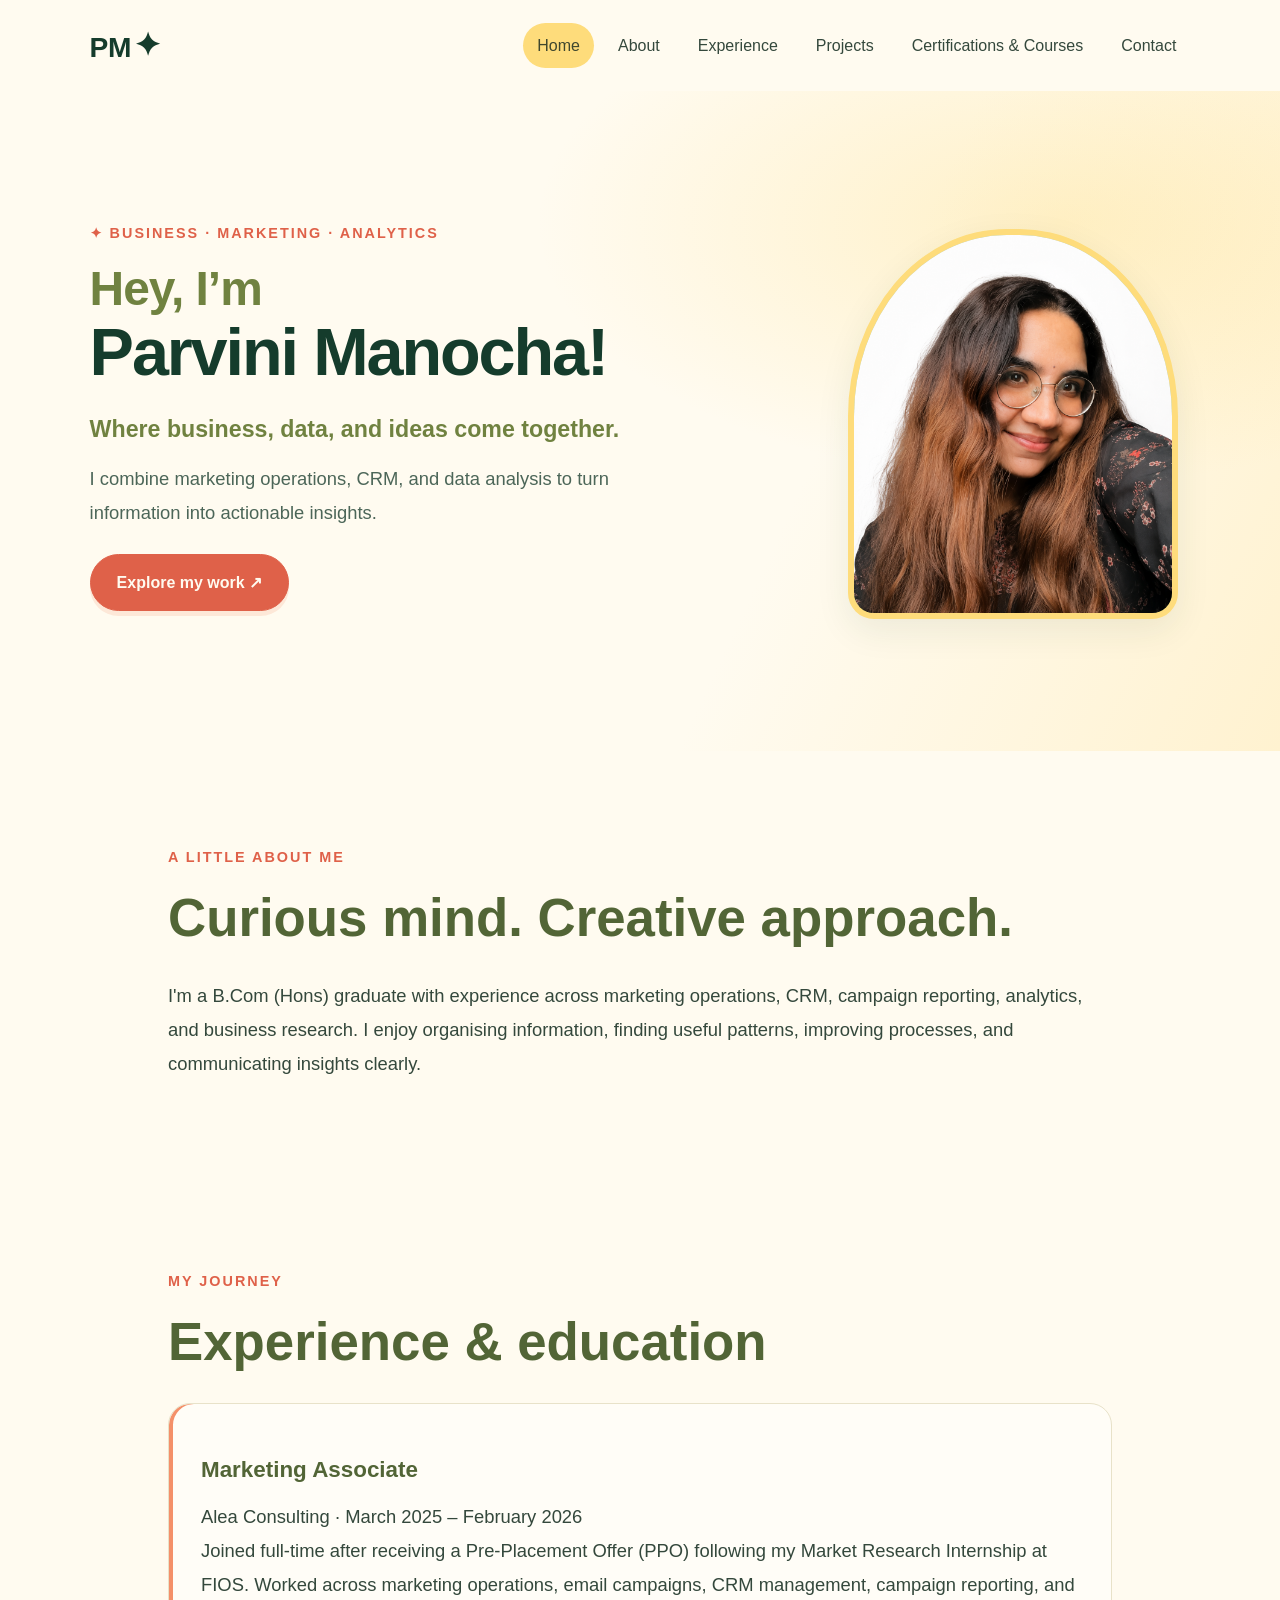
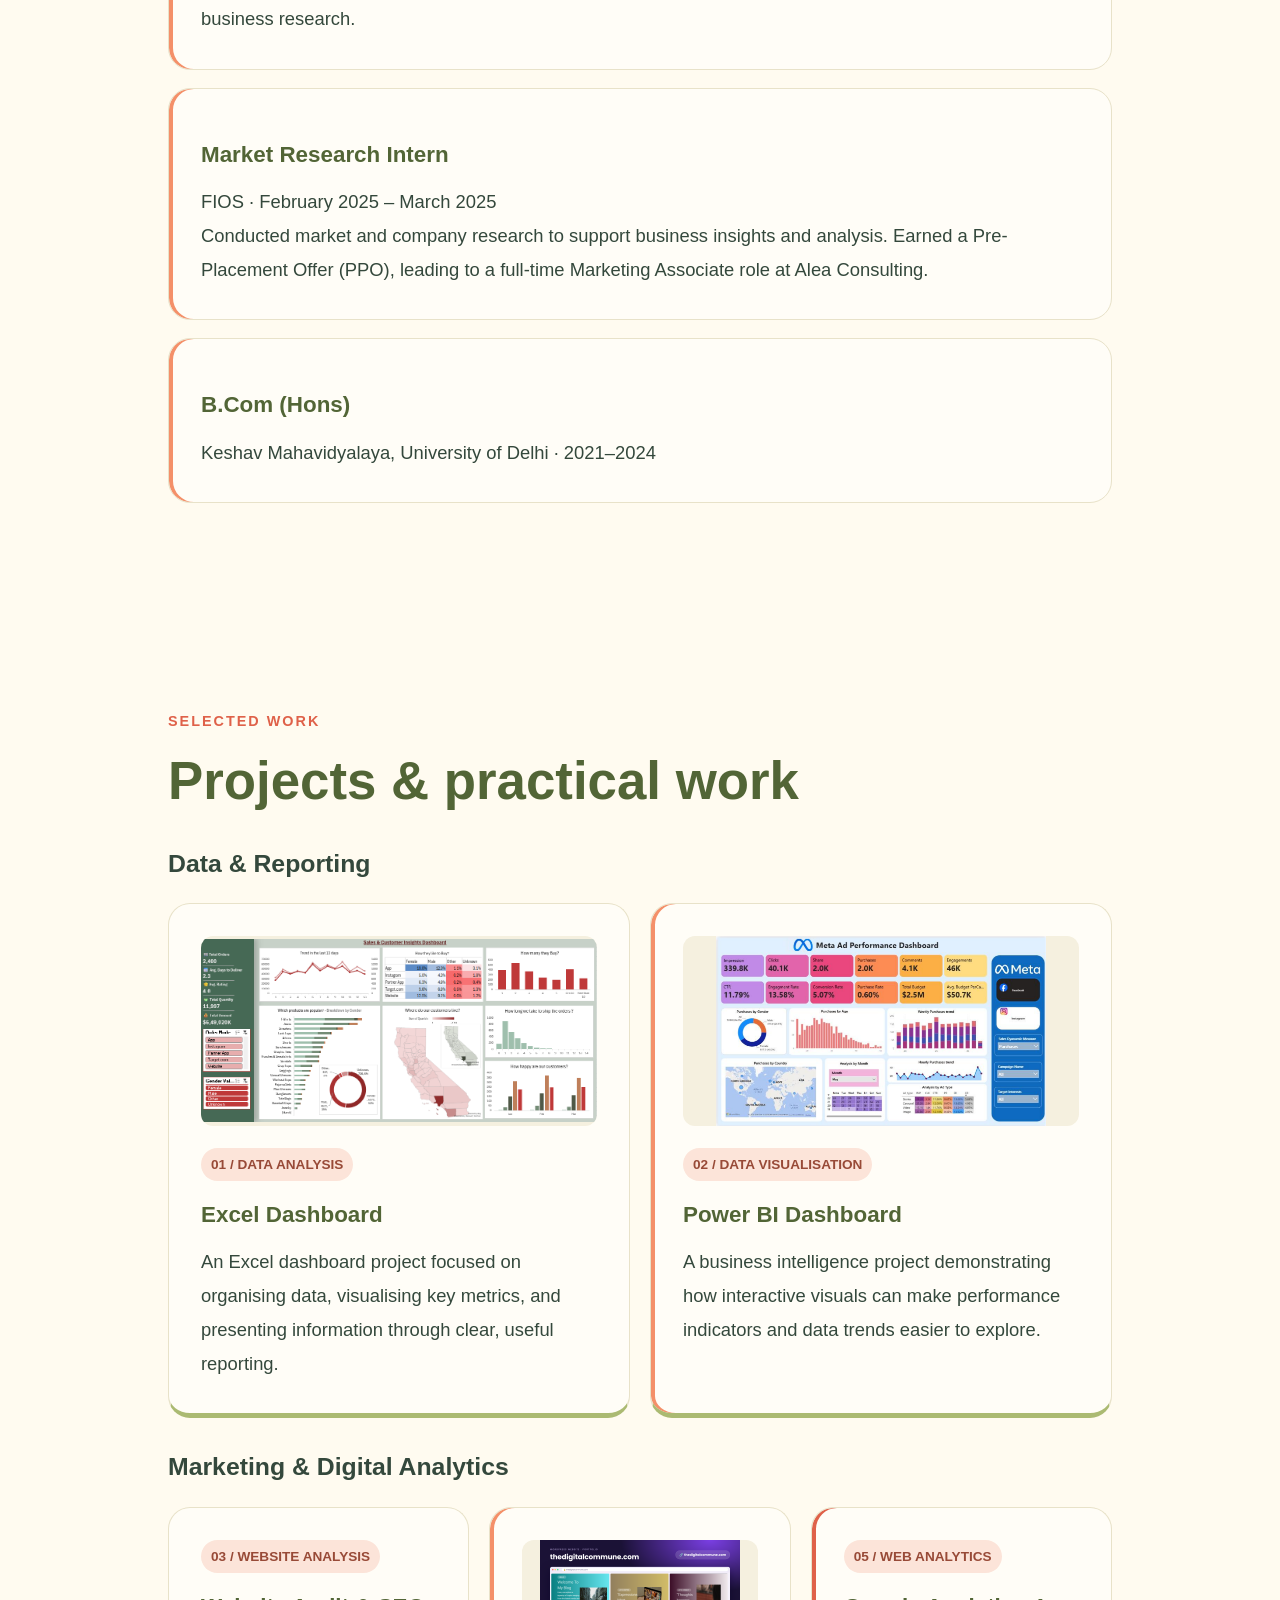
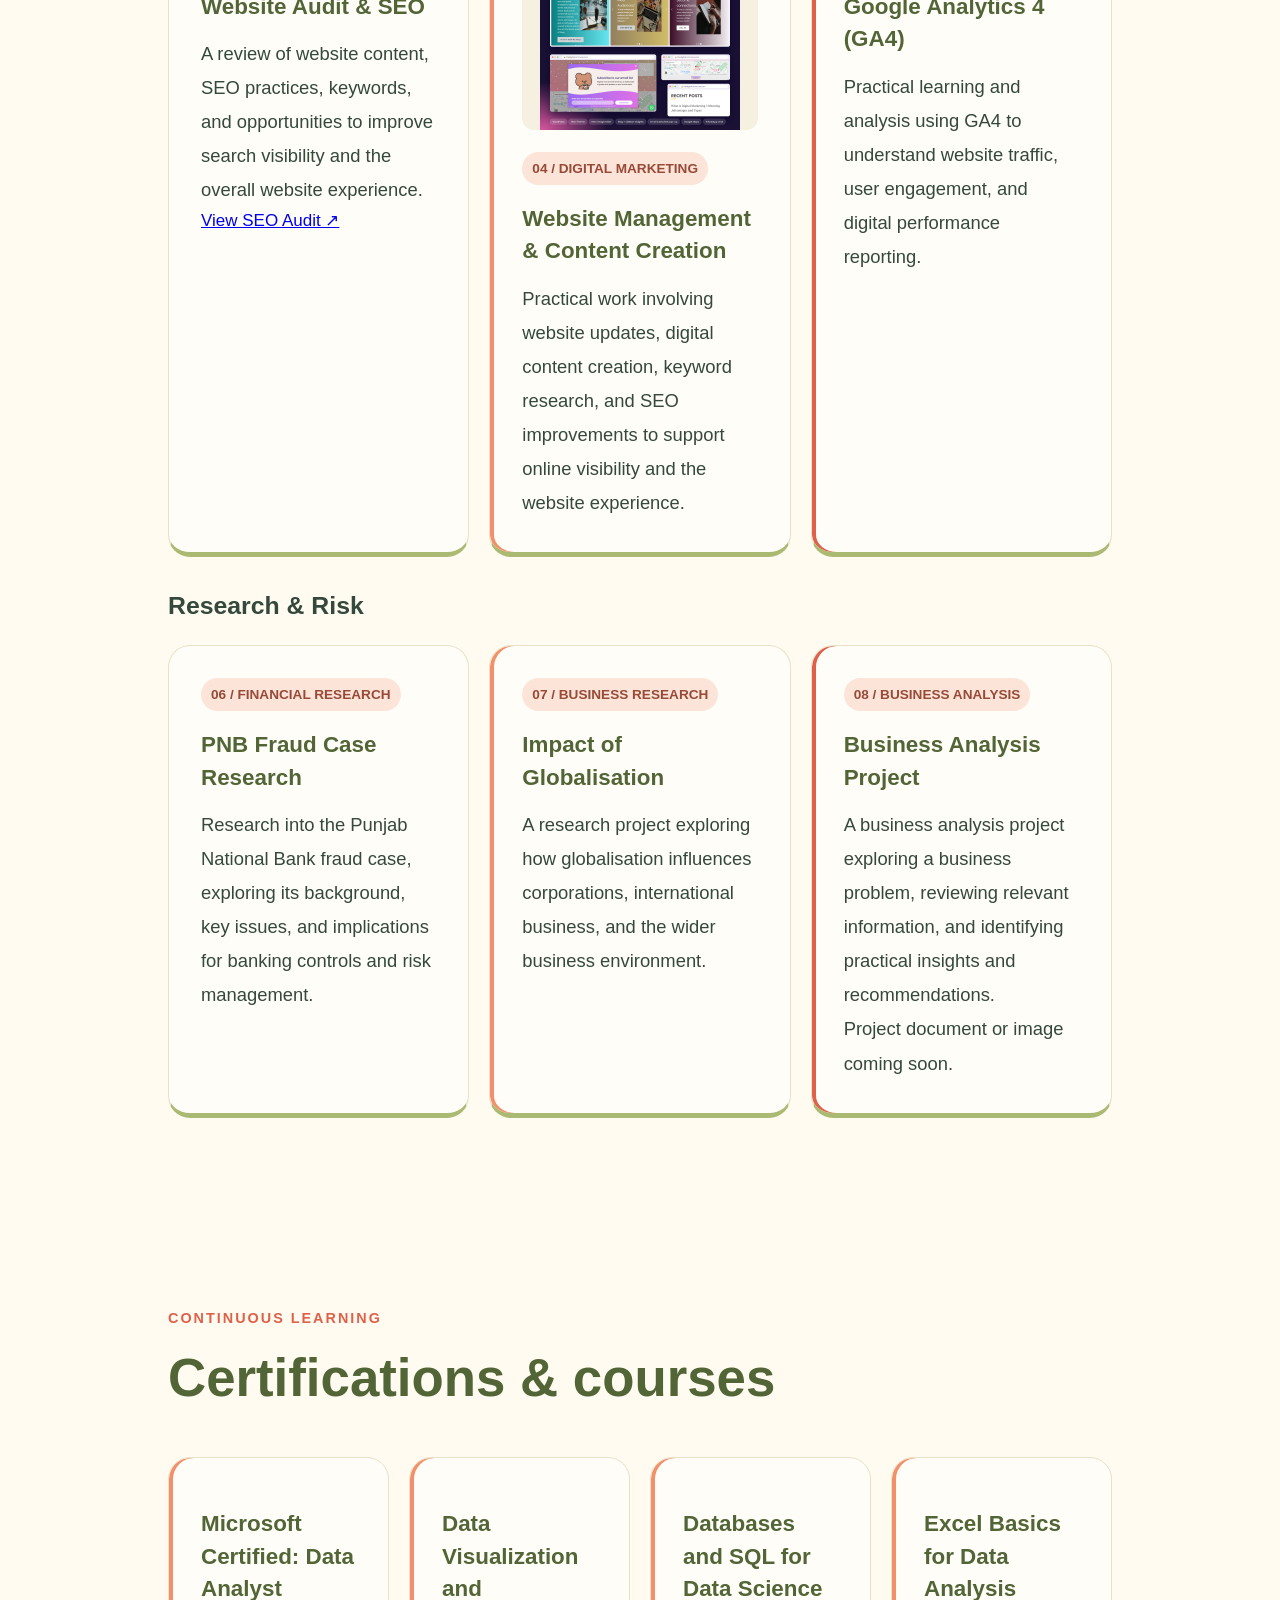
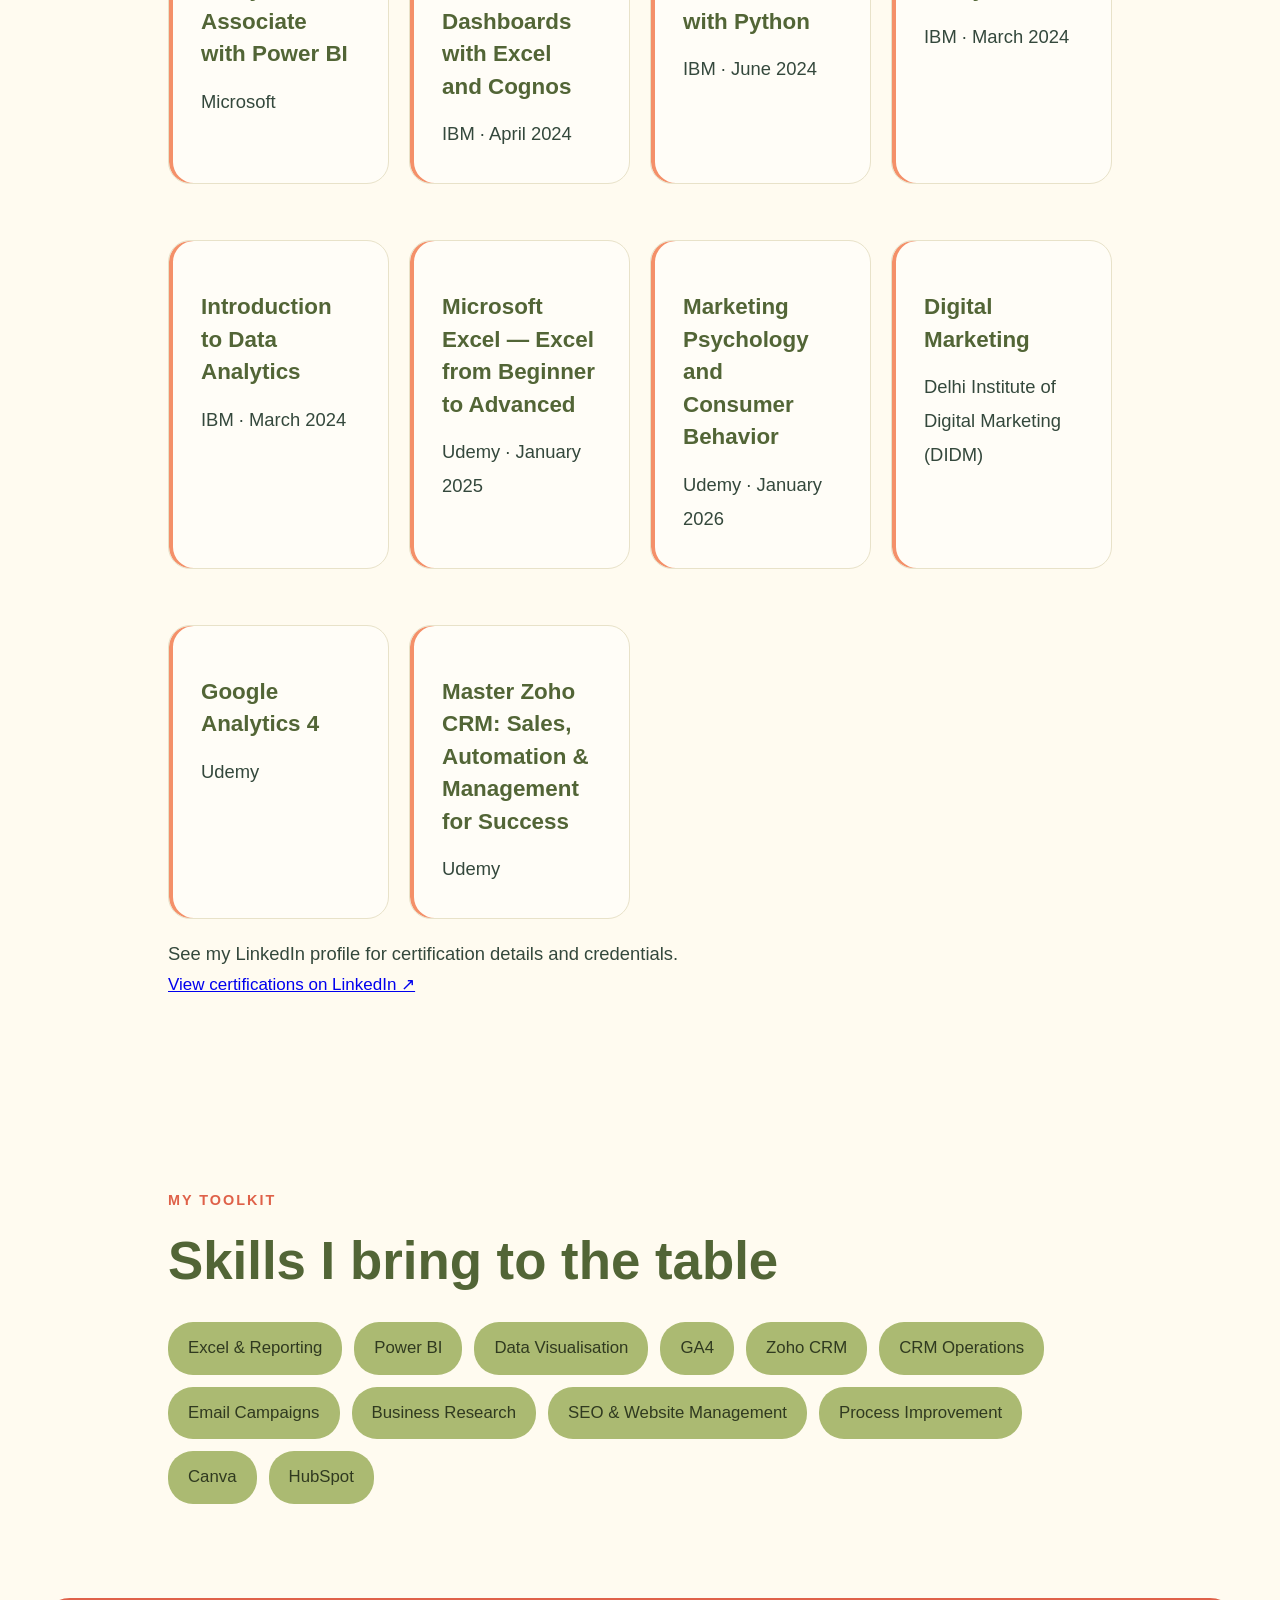
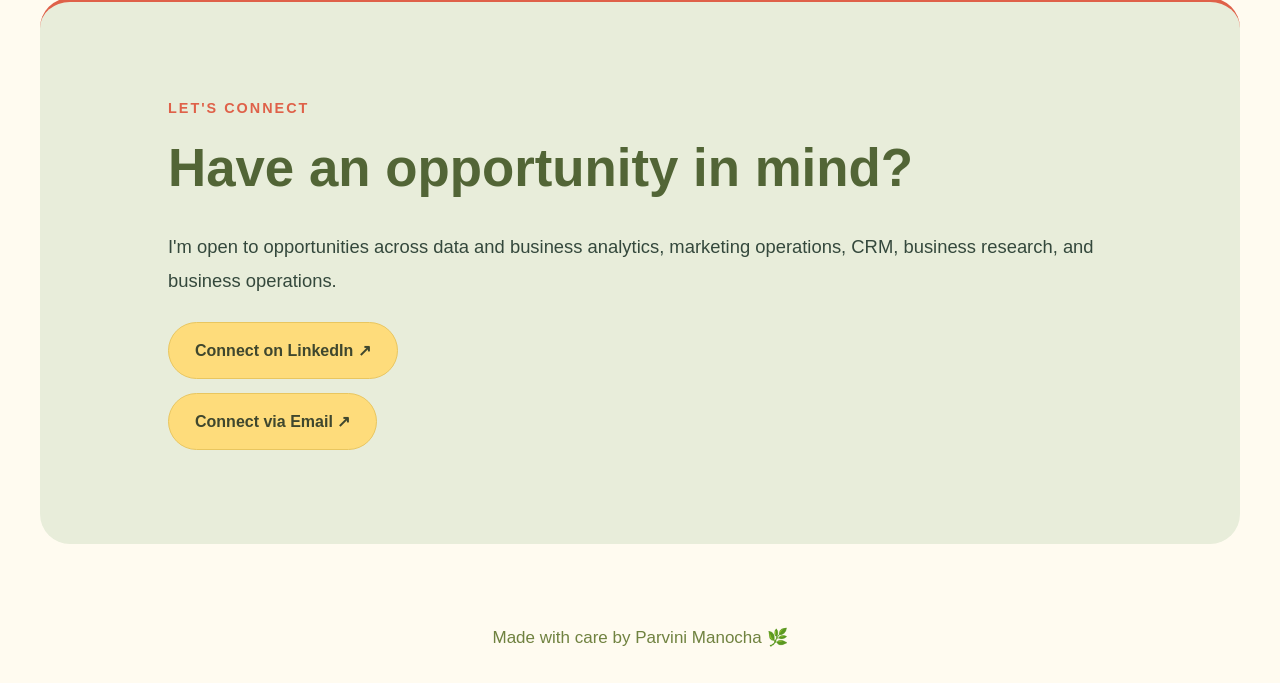
<file: index.html>
<!DOCTYPE html>
<html lang="en">
<head>
  <meta charset="UTF-8">
  <meta name="viewport" content="width=device-width, initial-scale=1.0">
  <title>Parvini Manocha | Portfolio</title>
  <meta name="description" content="Business insights. Marketing impact. Analytical thinking, creative problem-solving, and meaningful outcomes.">
  <link rel="stylesheet" href="style.css">
</head>
<body>
  <header class="navbar">
    <a class="logo" href="#" aria-label="Parvini home">PM<span class="logo-sparkle">✦</span></a>
    <nav>
      <a href="#home">Home</a>
      <a href="#about">About</a>
      <a href="#experience">Experience</a>
      <a href="#projects">Projects</a>
      <a href="#certifications">Certifications & Courses</a>
      <a href="#contact">Contact</a>
    </nav>
  </header>

  <main>
    <section id="home" class="hero">
      <div class="hero-text">
        <p class="eyebrow">BUSINESS · MARKETING · ANALYTICS</p>
        <h1><span class="hero-greeting">Hey, I’m</span><span class="hero-name">Parvini Manocha!</span></h1>
        <p class="tagline">Where business, data, and ideas come together.</p>
        <p class="intro">I combine marketing operations, CRM, and data analysis to turn information into actionable insights.</p>
        <a class="button" href="#projects">Explore my work ↗</a>
      </div>
      <div class="hero-image">
        <img class="profile-photo" src="parviniimg.png" alt="Parvini Manocha" />
      </div>
    </section>
    <section id="about" class="section">
      <p class="eyebrow">A LITTLE ABOUT ME</p>
      <h2>Curious mind. Creative approach.</h2>
      <p>I'm a B.Com (Hons) graduate with experience across marketing operations, CRM, campaign reporting, analytics, and business research. I enjoy organising information, finding useful patterns, improving processes, and communicating insights clearly.</p>
    </section>

    <section id="experience" class="section">
      <p class="eyebrow">MY JOURNEY</p>
      <h2>Experience & education</h2>
      <div class="info-card">
        <h3>Marketing Associate</h3>
        <p>Alea Consulting · March 2025 – February 2026</p>
        <p>Joined full-time after receiving a Pre-Placement Offer (PPO) following my Market Research Internship at FIOS. Worked across marketing operations, email campaigns, CRM management, campaign reporting, and business research.</p>
      </div>
      <div class="info-card">
        <h3>Market Research Intern</h3>
        <p>FIOS · February 2025 – March 2025</p>
        <p>Conducted market and company research to support business insights and analysis. Earned a Pre-Placement Offer (PPO), leading to a full-time Marketing Associate role at Alea Consulting.</p>
      </div>
      <div class="info-card">
        <h3>B.Com (Hons)</h3>
        <p>Keshav Mahavidyalaya, University of Delhi · 2021–2024</p>
      </div>
    </section>

    <section id="projects" class="section">
      <p class="eyebrow">SELECTED WORK</p>
      <h2>Projects & practical work</h2>

      <h3 class="project-category">Data & Reporting</h3>
      <div class="project-grid">
        <div class="project-card">
          <img class="project-image" src="Excel.png" alt="Excel dashboard project preview" loading="lazy">
          <span>01 / DATA ANALYSIS</span>
          <h3>Excel Dashboard</h3>
          <p>An Excel dashboard project focused on organising data, visualising key metrics, and presenting information through clear, useful reporting.</p>
        </div>
        <div class="project-card">
          <img class="project-image" src="PowerBI.png" alt="Power BI dashboard project preview" loading="lazy">
          <span>02 / DATA VISUALISATION</span>
          <h3>Power BI Dashboard</h3>
          <p>A business intelligence project demonstrating how interactive visuals can make performance indicators and data trends easier to explore.</p>
        </div>
      </div>

      <h3 class="project-category">Marketing & Digital Analytics</h3>
      <div class="project-grid">
        <div class="project-card">
          <span>03 / WEBSITE ANALYSIS</span>
          <h3>Website Audit & SEO</h3>
          <p>A review of website content, SEO practices, keywords, and opportunities to improve search visibility and the overall website experience.</p>
          <a class="project-link" href="https://docs.google.com/document/d/1gjz4fOvQRrNuH-KPscxreZs56zF61A42dVBVCs2xBp8/edit?usp=sharing" target="_blank" rel="noopener noreferrer">View SEO Audit ↗</a>
        </div>
        <div class="project-card">
          <img class="project-image" src="thedigitalcommune.png" alt="Digital Commune website and content work preview" loading="lazy">
          <span>04 / DIGITAL MARKETING</span>
          <h3>Website Management & Content Creation</h3>
          <p>Practical work involving website updates, digital content creation, keyword research, and SEO improvements to support online visibility and the website experience.</p>
        </div>
        <div class="project-card">
          <span>05 / WEB ANALYTICS</span>
          <h3>Google Analytics 4 (GA4)</h3>
          <p>Practical learning and analysis using GA4 to understand website traffic, user engagement, and digital performance reporting.</p>
        </div>
      </div>

      <h3 class="project-category">Research & Risk</h3>
      <div class="project-grid">
        <div class="project-card">
          <span>06 / FINANCIAL RESEARCH</span>
          <h3>PNB Fraud Case Research</h3>
          <p>Research into the Punjab National Bank fraud case, exploring its background, key issues, and implications for banking controls and risk management.</p>
        </div>
        <div class="project-card">
          <span>07 / BUSINESS RESEARCH</span>
          <h3>Impact of Globalisation</h3>
          <p>A research project exploring how globalisation influences corporations, international business, and the wider business environment.</p>
        </div>
        <div class="project-card">
          <span>08 / BUSINESS ANALYSIS</span>
          <h3>Business Analysis Project</h3>
          <p>A business analysis project exploring a business problem, reviewing relevant information, and identifying practical insights and recommendations.</p>
          <p class="project-note">Project document or image coming soon.</p>
        </div>
      </div>
    </section>

    <section id="certifications" class="section">
      <p class="eyebrow">CONTINUOUS LEARNING</p>
      <h2>Certifications & courses</h2>
      <div class="project-grid certification-grid">
        <div class="info-card">
          <h3>Microsoft Certified: Data Analyst Associate with Power BI</h3>
          <p>Microsoft</p>
        </div>
        <div class="info-card">
          <h3>Data Visualization and Dashboards with Excel and Cognos</h3>
          <p>IBM · April 2024</p>
        </div>
        <div class="info-card">
          <h3>Databases and SQL for Data Science with Python</h3>
          <p>IBM · June 2024</p>
        </div>
        <div class="info-card">
          <h3>Excel Basics for Data Analysis</h3>
          <p>IBM · March 2024</p>
        </div>
        <div class="info-card">
          <h3>Introduction to Data Analytics</h3>
          <p>IBM · March 2024</p>
        </div>
        <div class="info-card">
          <h3>Microsoft Excel — Excel from Beginner to Advanced</h3>
          <p>Udemy · January 2025</p>
        </div>
        <div class="info-card">
          <h3>Marketing Psychology and Consumer Behavior</h3>
          <p>Udemy · January 2026</p>
        </div>
        <div class="info-card">
          <h3>Digital Marketing</h3>
          <p>Delhi Institute of Digital Marketing (DIDM)</p>
        </div>
        <div class="info-card">
          <h3>Google Analytics 4</h3>
          <p>Udemy</p>
        </div>
        <div class="info-card">
          <h3>Master Zoho CRM: Sales, Automation & Management for Success</h3>
          <p>Udemy</p>
        </div>
      </div>
      <p class="certification-note">See my LinkedIn profile for certification details and credentials.</p>
      <a class="project-link" href="https://www.linkedin.com/in/parvini-manocha-0aa1762b6/" target="_blank" rel="noopener noreferrer">View certifications on LinkedIn ↗</a>
    </section>

    <section class="section skills">
      <p class="eyebrow">MY TOOLKIT</p>
      <h2>Skills I bring to the table</h2>
      <div class="skill-list">
        <span>Excel & Reporting</span><span>Power BI</span>
        <span>Data Visualisation</span><span>GA4</span>
        <span>Zoho CRM</span><span>CRM Operations</span>
        <span>Email Campaigns</span><span>Business Research</span>
        <span>SEO & Website Management</span><span>Process Improvement</span>
        <span>Canva</span><span>HubSpot</span>
      </div>
    </section>

    <section id="contact" class="section contact">
      <p class="eyebrow">LET'S CONNECT</p>
      <h2>Have an opportunity in mind?</h2>
      <p>I'm open to opportunities across data and business analytics, marketing operations, CRM, business research, and business operations.</p>
      <div class="contact-buttons">
        <a class="button" href="https://www.linkedin.com/in/parvini-manocha-0aa1762b6/" target="_blank" rel="noopener noreferrer">Connect on LinkedIn ↗</a>
        <a class="button" href="mailto:parvinimanocha@gmail.com">Connect via Email ↗</a>
      </div>
    </section>
  </main>

  <footer>Made with care by Parvini Manocha 🌿</footer>
  <script>
    (() => {
      const links = Array.from(document.querySelectorAll('.navbar nav a[href^="#"]'));
      const sections = links
        .map(link => document.querySelector(link.getAttribute('href')))
        .filter(Boolean);

      function setActive(id) {
        links.forEach(link => {
          const active = link.getAttribute('href') === '#' + id;
          link.classList.toggle('active', active);
          if (active) {
            link.setAttribute('aria-current', 'location');
          } else {
            link.removeAttribute('aria-current');
          }
        });
      }

      links.forEach(link => {
        link.addEventListener('click', () => {
          const id = link.getAttribute('href').slice(1);
          setActive(id);
        });
      });

      if ('IntersectionObserver' in window) {
        const observer = new IntersectionObserver(entries => {
          const visible = entries
            .filter(entry => entry.isIntersecting)
            .sort((a, b) => b.intersectionRatio - a.intersectionRatio)[0];
          if (visible) setActive(visible.target.id);
        }, { rootMargin: '-20% 0px -55% 0px', threshold: [0, 0.1, 0.25, 0.5] });
        sections.forEach(section => observer.observe(section));
      }

      const initialId = window.location.hash.slice(1);
      if (sections.some(section => section.id === initialId)) {
        setActive(initialId);
      }
    })();
  </script>
</body>
</html>
</file>
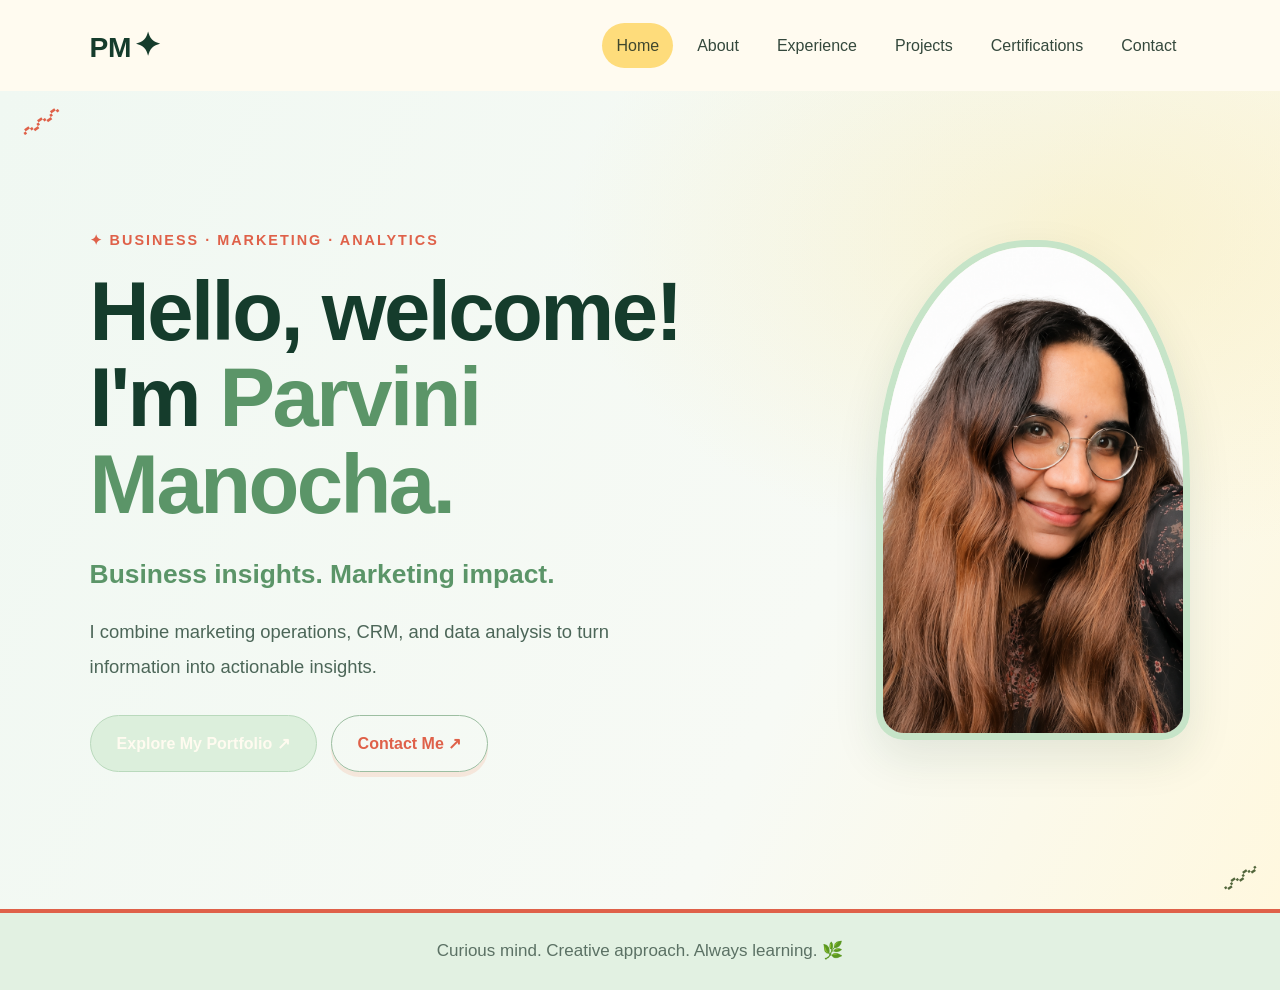
<file: home.html>
<!DOCTYPE html>
<html lang="en">
<head>
  <meta charset="UTF-8">
  <meta name="viewport" content="width=device-width, initial-scale=1.0">
  <title>Home | Parvini Manocha</title>
  <meta name="description" content="Welcome to Parvini Manocha's portfolio — business, data, research, and ideas.">
  <link rel="stylesheet" href="style.css">
  <style>
    .home-hero { min-height: calc(100vh - 82px); display:flex; align-items:center; justify-content:space-between; gap:clamp(36px,7vw,100px); padding:70px 7%; background:radial-gradient(ellipse at 85% 18%,rgba(249,231,164,.42),transparent 34%),linear-gradient(115deg,#f0f8f2 0%,#f7faf5 64%,#fff8df 100%); }
    .home-copy { max-width:720px; }
    .home-copy .eyebrow { font-size:.9rem; }
    .home-copy h1 { color:#153c2c; font-size:clamp(3rem,6.5vw,5.6rem); line-height:1.04; letter-spacing:-2.5px; margin:0 0 24px; }
    .home-copy h1 span { color:#5b9568; }
    .home-lead { color:#5b9568; font-size:clamp(1.25rem,2.2vw,1.65rem); font-weight:750; margin-bottom:18px; }
    .home-intro { max-width:600px; color:#4c6658; font-size:1.15rem; line-height:1.9; margin-bottom:30px; }
    .home-actions { display:flex; flex-wrap:wrap; gap:14px; }
    .home-actions .button { text-decoration:none; }
    .home-actions .button:first-child { background:#dcefdc; border-color:#b9d9bc; }
    .home-actions .button:last-child { background:transparent; border-color:#9cbea1; }
    .home-photo-wrap { flex:0 1 350px; width:min(350px,35%); min-width:245px; }
    .home-photo { display:block; width:100%; height:min(62vh,500px); min-height:340px; object-fit:cover; object-position:center top; border:7px solid #c6e4c8; border-radius:48% 48% 28px 28px; box-shadow:0 18px 45px rgba(21,60,44,.10); }
    .home-note { padding:24px 7%; text-align:center; color:#5b7164; background:#e2f1e2; }
    @media(max-width:760px) { .home-hero { flex-direction:column; align-items:flex-start; padding:48px 7%; } .home-copy h1 { font-size:clamp(2.8rem,12vw,4rem); letter-spacing:-1.5px; } .home-photo-wrap { width:min(310px,82%); min-width:0; align-self:center; } .home-photo { height:360px; min-height:0; } .home-intro { font-size:1.05rem; } }
  </style>
</head>
<body>
  <header class="navbar">
    <a class="logo" href="home.html" aria-label="Parvini home">PM<span class="logo-sparkle">✦</span></a>
    <nav aria-label="Main navigation">
      <a class="active" aria-current="page" href="home.html">Home</a>
      <a href="index.html#about">About</a>
      <a href="index.html#experience">Experience</a>
      <a href="index.html#projects">Projects</a>
      <a href="index.html#certifications">Certifications</a>
      <a href="index.html#contact">Contact</a>
    </nav>
  </header>
  <main>
    <section class="home-hero">
      <div class="home-copy">
        <p class="eyebrow">BUSINESS · MARKETING · ANALYTICS</p>
        <h1>Hello, welcome!<br>I'm <span>Parvini Manocha.</span></h1>
        <p class="home-lead">Business insights. Marketing impact.</p>
        <p class="home-intro">I combine marketing operations, CRM, and data analysis to turn information into actionable insights.</p>
        <div class="home-actions">
          <a class="button" href="index.html#projects">Explore My Portfolio ↗</a>
          <a class="button" href="index.html#contact">Contact Me ↗</a>
        </div>
      </div>
      <div class="home-photo-wrap"><img class="home-photo" src="parviniimg.png" alt="Parvini Manocha"></div>
    </section>
    <div class="home-note">Curious mind. Creative approach. Always learning. 🌿</div>
  </main>
</body>
</html>
</file>
<file: style.css>
* {
  box-sizing: border-box;
  margin: 0;
  padding: 0;
}

body {
  font-family: "Segoe UI", Arial, sans-serif;
  background: #faf7ef;
  color: #34483c;
  line-height: 1.7;
}

h1 {
  font-size: clamp(2.5rem, 6vw, 4.5rem);
  line-height: 1.15;
  letter-spacing: -2px;
  margin-bottom: 20px;
}

p {
  font-size: 1.1rem;
}

/* Navigation */
.navbar {
  display: flex;
  justify-content: space-between;
  align-items: center;
  padding: 24px 8%;
  gap: 20px;
}

.logo {
  font-size: 1.8rem;
  font-weight: 800;
  color: #526b57;
  text-decoration: none;
}

nav {
  display: flex;
  flex-wrap: wrap;
  gap: 24px;
}

nav a {
  color: #34483c;
  text-decoration: none;
  font-size: 0.95rem;
}

/* Hero section */
.hero {
  min-height: 75vh;
  padding: 70px 10%;
  display: flex;
  align-items: center;
  justify-content: space-between;
  gap: 50px;
}

.hero-text {
  max-width: 650px;
}

.hero h1 span {
  color: #718b70;
}

.eyebrow {
  color: #718b70;
  font-size: 0.8rem;
  font-weight: 700;
  letter-spacing: 2px;
  margin-bottom: 16px;
}

.tagline {
  font-size: 1.35rem;
  margin-bottom: 16px;
}

.intro {
  max-width: 520px;
  margin-bottom: 28px;
}

.button {
  display: inline-block;
  padding: 13px 24px;
  background: #e9d985;
  color: #34483c;
  text-decoration: none;
  font-weight: 700;
  border-radius: 30px;
}

.hero-image {
  width: 300px;
  min-width: 250px;
}

.profile-photo {
  display: block;
  width: 100%;
  height: 420px;
  object-fit: cover;
  object-position: center;
  background: #eeeadf;
  border: 8px solid #e9d985;
  border-radius: 150px 150px 30px 30px;
}

/* Content sections */
.section {
  padding: 80px 10%;
  max-width: 1200px;
  margin: auto;
}

.section h2 {
  font-size: clamp(2rem, 4vw, 3rem);
  line-height: 1.2;
  margin-bottom: 24px;
}

.info-card,
.project-card {
  padding: 28px;
  margin: 18px 0;
  background: #fffdf8;
  border: 1px solid #e5e4d7;
  border-radius: 20px;
}

.project-grid {
  display: grid;
  grid-template-columns: repeat(auto-fit, minmax(220px, 1fr));
  gap: 20px;
}

.project-card {
  margin: 0;
  border-bottom: 5px solid #d9e2d3;
  overflow: hidden;
}

.project-image {
  display: block;
  width: 100%;
  height: 190px;
  object-fit: contain;
  object-position: center;
  margin: 0 0 22px;
  border-radius: 12px;
  background: #f3f1e9;
}

.project-card span {
  color: #718b70;
  font-size: 0.75rem;
  font-weight: 700;
}

.project-card h3,
.info-card h3 {
  margin: 18px 0 14px;
  line-height: 1.45;
}

.skill-list {
  display: flex;
  flex-wrap: wrap;
  gap: 12px;
}

.skill-list span {
  padding: 10px 18px;
  background: #e3e9dc;
  border-radius: 25px;
}

.contact {
  background: #eef0e7;
  border-radius: 30px;
  margin-bottom: 50px;
}

.contact p:not(.eyebrow) {
  margin-bottom: 24px;
}

.contact-buttons {
  display: flex;
  flex-direction: column;
  align-items: flex-start;
  gap: 14px;
}

footer {
  text-align: center;
  padding: 30px;
  color: #718b70;
}

@media (max-width: 700px) {
  .navbar {
    flex-direction: column;
  }

  nav {
    justify-content: center;
    gap: 14px;
  }

  .hero {
    flex-direction: column;
    text-align: center;
    padding: 45px 7%;
  }

  .hero-image {
    width: min(300px, 100%);
  }

  .section {
    padding: 55px 7%;
  }
}




/* Refined portfolio hero design */
body {
  background: #f5faf6;
  color: #153c2c;
  font-family: "Segoe UI", Arial, sans-serif;
}

.navbar {
  padding: 18px 7%;
  background: rgba(245, 250, 246, 0.96);
}

.logo {
  color: #153c2c;
  font-size: 1.55rem;
  letter-spacing: -1px;
}

.logo::first-letter {
  color: #153c2c;
}

nav {
  gap: 10px;
  align-items: center;
}

nav a {
  font-size: 0.86rem;
  padding: 9px 14px;
  border-radius: 24px;
  transition: background 0.2s ease, color 0.2s ease;
}

nav a:hover,
nav a:focus-visible {
  background: #153c2c;
  color: #fffdf8;
}

.hero {
  position: relative;
  overflow: hidden;
  min-height: 660px;
  padding: 68px 7% 76px;
  gap: clamp(32px, 6vw, 80px);
  background:
    radial-gradient(ellipse at 83% 20%, rgba(249, 231, 164, 0.48), transparent 34%),
    linear-gradient(115deg, #f0f8f2 0%, #f7faf5 64%, #fff8df 100%);
}

.hero-text {
  flex: 1 1 58%;
  max-width: 680px;
  position: relative;
  z-index: 1;
}

.availability {
  display: inline-flex;
  align-items: center;
  gap: 8px;
  margin-bottom: 22px;
  padding: 7px 14px;
  border-radius: 24px;
  background: #e3f1e7;
  color: #47795b;
  font-size: 0.82rem;
  font-weight: 650;
}

.availability-dot {
  width: 7px;
  height: 7px;
  border-radius: 50%;
  background: #e8a34c;
}

.hero h1 {
  color: #153c2c;
  font-size: clamp(2.55rem, 5.2vw, 4.25rem);
  font-weight: 800;
  letter-spacing: -2.1px;
  line-height: 1.08;
  margin-bottom: 22px;
}

.hero h1 .wave {
  color: inherit;
  white-space: nowrap;
}

.hero h1 .highlight {
  color: #153c2c;
  background: linear-gradient(transparent 66%, #f3c54b 66%, #f3c54b 91%, transparent 91%);
}

.tagline {
  color: #5c8b68;
  font-size: 1.17rem;
  font-weight: 750;
  margin-bottom: 12px;
}

.intro {
  max-width: 540px;
  color: #4c6658;
  font-size: 1rem;
  line-height: 1.75;
  margin-bottom: 24px;
}

.hero-actions {
  display: flex;
  flex-wrap: wrap;
  align-items: center;
  gap: 12px;
  margin-bottom: 26px;
}

.button {
  padding: 12px 22px;
  border: 1.5px solid #153c2c;
  font-size: 0.92rem;
  transition: transform 0.2s ease, box-shadow 0.2s ease;
}

.button:hover {
  transform: translateY(-2px);
  box-shadow: 0 7px 16px rgba(21, 60, 44, 0.12);
}

.button-primary {
  background: #153c2c;
  color: #fffdf8;
  border-color: #153c2c;
}

.button-secondary {
  background: #fffdf8;
  color: #153c2c;
}

.hero-stats {
  display: flex;
  flex-wrap: wrap;
  gap: 10px;
}

.stat-card {
  display: flex;
  flex-direction: column;
  gap: 2px;
  min-width: 112px;
  padding: 12px 15px;
  background: rgba(255, 255, 255, 0.88);
  border: 1px solid #dce9df;
  border-radius: 14px;
}

.stat-card strong {
  color: #153c2c;
  font-size: 1.2rem;
  line-height: 1.3;
}

.stat-card span {
  color: #5b7164;
  font-size: 0.75rem;
  line-height: 1.35;
}

.hero-image {
  position: relative;
  flex: 0 1 330px;
  width: min(330px, 34%);
  min-width: 250px;
  margin: 16px 12px 0 0;
}

.profile-frame {
  padding: 0;
  border: 0;
  border-radius: 0;
  background: transparent;
}

.profile-photo {
  width: 100%;
  height: 390px;
  object-fit: cover;
  object-position: center top;
  background: linear-gradient(155deg, #4d7b5c, #153c2c);
  border: 6px solid #f3bd3d;
  border-radius: 48% 48% 26px 26px;
  box-shadow: 0 12px 35px rgba(21, 60, 44, 0.08);
}

.floating-badge {
  position: absolute;
  z-index: 2;
  padding: 10px 13px;
  background: #fff;
  color: #294b39;
  border: 1px solid rgba(21, 60, 44, 0.06);
  border-radius: 13px;
  box-shadow: 0 8px 22px rgba(33, 59, 43, 0.13);
  font-size: 0.76rem;
  font-weight: 750;
  white-space: nowrap;
}

.badge-top {
  top: 17%;
  left: -18%;
}

.badge-right {
  right: -10%;
  bottom: 22%;
}

.badge-bottom {
  bottom: 8%;
  left: -12%;
}

.section {
  color: #34483c;
}

.contact-buttons {
  display: flex;
  flex-direction: column;
  align-items: flex-start;
  gap: 14px;
}

@media (max-width: 850px) {
  .hero {
    min-height: auto;
    padding: 52px 7% 60px;
    gap: 38px;
  }

  .hero-image {
    width: 290px;
    min-width: 220px;
    flex-basis: 290px;
  }

  .profile-photo {
    height: 340px;
  }

  .badge-top {
    left: -8%;
  }

  .badge-right {
    right: -5%;
  }
}

@media (max-width: 700px) {
  .navbar {
    flex-direction: column;
    padding: 18px 6%;
  }

  nav {
    justify-content: center;
    gap: 4px;
  }

  nav a {
    padding: 8px 10px;
    font-size: 0.8rem;
  }

  .hero {
    flex-direction: column;
    align-items: stretch;
    text-align: left;
    padding: 42px 7% 54px;
  }

  .hero-text {
    max-width: none;
  }

  .hero h1 {
    font-size: clamp(2.45rem, 10vw, 3.5rem);
    letter-spacing: -1.5px;
  }

  .hero-image {
    width: min(300px, 82%);
    min-width: 0;
    flex: none;
    align-self: center;
    margin: 18px 0 8px;
  }

  .profile-photo {
    height: 350px;
  }

  .hero-stats {
    gap: 8px;
  }

  .stat-card {
    min-width: 0;
    flex: 1 1 28%;
    padding: 10px;
  }

  .stat-card span {
    font-size: 0.7rem;
  }

  .badge-top {
    left: -12%;
  }

  .badge-right {
    right: -12%;
  }

  .badge-bottom {
    left: -10%;
  }
}

@media (max-width: 390px) {
  .floating-badge {
    font-size: 0.68rem;
    padding: 8px 10px;
  }

  .badge-top {
    left: -8%;
  }

  .badge-right {
    right: -7%;
  }
}


/* Larger typography and light-green portfolio theme */
:root {
  color-scheme: light;
}

body {
  background: #f0f8f0;
  color: #294b39;
  font-size: 17px;
}

.navbar {
  background: #f0f8f0;
}

.logo {
  font-size: 1.9rem;
  color: #477653;
}

nav a {
  font-size: 1rem;
}

.eyebrow {
  color: #5b9568;
  font-size: 0.9rem;
}

.tagline {
  font-size: 1.45rem;
}

.intro,
.section > p:not(.eyebrow),
.info-card p,
.project-card p,
.certification-note {
  font-size: 1.15rem;
  line-height: 1.85;
}

.section {
  padding-top: 94px;
  padding-bottom: 94px;
}

.section h2 {
  font-size: clamp(2.25rem, 4.4vw, 3.3rem);
  color: #294b39;
  margin-bottom: 30px;
}

.info-card,
.project-card {
  background: #fbfff9;
  border-color: #d5e7d5;
  padding: 32px;
  border-radius: 22px;
}

.info-card h3,
.project-card h3 {
  font-size: 1.4rem;
}

.project-card span {
  font-size: 0.85rem;
  color: #5b9568;
}

.project-category {
  font-size: 1.55rem;
  margin: 28px 0 18px;
}

.skill-list span {
  background: #dcefdc;
  font-size: 1.05rem;
  padding: 12px 20px;
}

.contact {
  background: #e2f1e2;
}

.button {
  font-size: 1rem;
  background: #d5ebd5;
  color: #294b39;
  border-color: #b9d9bc;
  padding: 14px 26px;
}

.hero h1 span {
  color: #5b9568;
}

.profile-photo {
  border-color: #c6e4c8;
}

.project-card {
  border-bottom-color: #c6e4c8;
}

@media (max-width: 700px) {
  body {
    font-size: 16px;
  }

  .section {
    padding-top: 65px;
    padding-bottom: 65px;
  }

  .section h2 {
    font-size: clamp(2rem, 8vw, 2.7rem);
  }

  .info-card,
  .project-card {
    padding: 24px;
  }

  .intro,
  .section > p:not(.eyebrow),
  .info-card p,
  .project-card p,
  .certification-note {
    font-size: 1.05rem;
  }
}


/* Highlight the current navigation section */
nav a {
  transition: background-color 0.2s ease, color 0.2s ease;
}

nav a.active,
nav a[aria-current="location"] {
  background: #20cfe0;
  color: #10202b;
  border-radius: 24px;
}

nav a.active:hover,
nav a[aria-current="location"]:hover {
  background: #20cfe0;
  color: #10202b;
}


/* Warm yellow active navigation and smooth scrolling */
html {
  scroll-behavior: smooth;
  scroll-padding-top: 24px;
}

nav a.active,
nav a[aria-current="location"] {
  background: #f3d66b;
  color: #294b39;
  border-radius: 24px;
}

nav a.active:hover,
nav a[aria-current="location"]:hover {
  background: #f3d66b;
  color: #294b39;
}

@media (prefers-reduced-motion: reduce) {
  html {
    scroll-behavior: auto;
  }
}


/* Set the active navigation highlight to light green */
nav a.active,
nav a[aria-current="location"] {
  background: #dcefdc;
  color: #294b39;
  border-radius: 24px;
}

nav a.active:hover,
nav a[aria-current="location"]:hover {
  background: #dcefdc;
  color: #294b39;
}


/* June-inspired palette: Sweet Daisy, Honeysuckle, Fuzzy Peach, Moss Green, Sage, Coral Blush */
body {
  background: #FFFBF0;
  color: #3f472e;
}

.navbar {
  background: #FFFBF0;
}

.logo,
.hero h1,
.section h2,
.info-card h3,
.project-card h3 {
  color: #526536;
}

.hero {
  background:
    radial-gradient(ellipse at 83% 20%, rgba(254, 220, 123, 0.35), transparent 35%),
    linear-gradient(115deg, #FFFBF0 0%, #FFFBF0 62%, #fff2d0 100%);
}

.hero h1 span,
.eyebrow,
.tagline,
.project-card span,
footer {
  color: #708240;
}

.button {
  background: #FEDC7B;
  color: #3f472e;
  border-color: #e9c65f;
}

.button-primary {
  background: #708240;
  color: #FFFBF0;
  border-color: #708240;
}

.button-secondary {
  background: #FEDC7B;
  color: #3f472e;
  border-color: #e9c65f;
}

.profile-photo {
  border-color: #FEDC7B;
  background: #ABBA72;
}

.info-card,
.project-card {
  background: #fffdf7;
  border-color: #e8e2c9;
}

.project-card {
  border-bottom-color: #ABBA72;
}

.project-image {
  background: #f5f0df;
}

.skill-list span {
  background: #ABBA72;
  color: #303a20;
}

.contact {
  background: #e8edda;
}

.contact .button {
  background: #FEDC7B;
  border-color: #e9c65f;
  color: #3f472e;
}

nav a:hover,
nav a:focus-visible {
  background: #ABBA72;
  color: #303a20;
}

nav a.active,
nav a[aria-current="location"],
nav a[aria-current="page"] {
  background: #FEDC7B;
  color: #3f472e;
  border-radius: 24px;
}

nav a.active:hover,
nav a[aria-current="location"]:hover,
nav a[aria-current="page"]:hover {
  background: #FEDC7B;
  color: #3f472e;
}

.home-hero {
  background:
    radial-gradient(ellipse at 85% 18%, rgba(254, 220, 123, 0.35), transparent 34%),
    linear-gradient(115deg, #FFFBF0 0%, #FFFBF0 64%, #fff2d0 100%);
}

.home-copy h1,
.home-copy h1 span {
  color: #708240;
}

.home-lead {
  color: #708240;
}

.home-actions .button:first-child {
  background: #FEDC7B;
  border-color: #e9c65f;
}

.home-actions .button:last-child {
  background: transparent;
  border-color: #ABBA72;
}

.home-photo {
  border-color: #ABBA72;
}

.home-note {
  color: #3f472e;
  background: #ABBA72;
}

@media (max-width: 700px) {
  .hero {
    background:
      radial-gradient(ellipse at 83% 20%, rgba(254, 220, 123, 0.25), transparent 35%),
      linear-gradient(115deg, #FFFBF0 0%, #FFFBF0 62%, #fff2d0 100%);
  }
}


/* Add peach and coral accents without changing the overall palette */
.hero .button,
.home-actions .button:last-child {
  box-shadow: 0 5px 0 rgba(244, 144, 105, 0.18);
}

.hero .eyebrow::before,
.home-copy .eyebrow::before {
  content: "✦ ";
  color: #DF6149;
}

.info-card {
  box-shadow: inset 4px 0 0 #F49069;
}

.project-card:nth-of-type(2n) {
  box-shadow: inset 4px 0 0 #F49069;
}

.project-card:nth-of-type(3n) {
  box-shadow: inset 4px 0 0 #DF6149;
}

.project-card span {
  display: inline-block;
  background: #FCE4D9;
  color: #984a37;
  border-radius: 999px;
  padding: 5px 10px;
}

.contact {
  border-top: 4px solid #DF6149;
}

.home-note {
  border-top: 4px solid #DF6149;
}

.home-actions .button:last-child {
  background: #FCE4D9;
  border-color: #F49069;
  color: #633e32;
}

nav a:hover,
nav a:focus-visible {
  box-shadow: inset 0 -3px 0 #F49069;
}


/* Wordmark: Parvini with a coral-blush sparkle */
.navbar .logo {
  color: #708240;
  font-size: clamp(1.35rem, 2.2vw, 1.8rem);
  letter-spacing: -0.5px;
  white-space: nowrap;
}
.navbar .logo-sparkle {
  color: #52663B;
  display: inline-block;
  font-size: 1.15em;
  margin-left: 3px;
  vertical-align: 0.02em;
}


/* Portfolio refinements: compact dark-green PM mark, coral accents, lifted hero and larger portrait */
.navbar .logo { color: #52663B; }
.navbar .logo-sparkle { color: #52663B; }
.home-hero, .hero {
  padding-top: 34px;
  padding-bottom: 44px;
  align-items: center;
}
.home-photo { width: min(360px, 34vw); max-width: 100%; border-color: #DF6149; }
.home-photo-wrap { transform: translateY(-10px); }
.home-actions .button:first-child, .hero .button, .button {
  background: #DF6149;
  border-color: #DF6149;
  color: #FFFBF0;
}
.home-actions .button:last-child { background: transparent; border-color: #DF6149; color: #DF6149; }
.home-note { border-top-color: #DF6149; }
.home-hero { background: radial-gradient(ellipse at 85% 18%, rgba(223, 97, 73, 0.13), transparent 34%), #FFFBF0; }
@media (max-width: 700px) { .home-photo { width: min(320px, 78vw); } }
/* Corner doodles, deliberately kept away from the main text and portrait */
.home-hero { position: relative; overflow: hidden; }
.home-hero::before, .home-hero::after { position: absolute; pointer-events: none; z-index: 0; font-family: cursive; font-weight: 400; line-height: 1; }
.home-hero::before { content: "〰"; top: 12px; left: 22px; color: #DF6149; font-size: 42px; transform: rotate(-35deg); }
.home-hero::after { content: "〰"; right: 22px; bottom: 14px; color: #52663B; font-size: 38px; transform: rotate(145deg); }
.home-copy, .home-photo-wrap { position: relative; z-index: 1; }


/* Separate the greeting from the name in the main hero */
.hero h1 .hero-greeting {
  display: block;
  font-size: 0.72em;
  line-height: 1.15;
  letter-spacing: -1px;
  color: #153c2c;
}
.hero h1 .hero-name {
  display: block;
}


/* Hero heading contrast: greeting in lighter green, name in dark green */
.hero h1 .hero-greeting { color: #708240; }
.hero h1 .hero-name { color: #153c2c; }


/* Make the full BUSINESS · MARKETING · ANALYTICS eyebrow red */
.home-copy .eyebrow,
.hero .eyebrow,
.eyebrow {
  color: #DF6149;
}
.home-copy .eyebrow::before,
.hero .eyebrow::before {
  color: #DF6149;
}


/* Keep both PM letters and sparkle the same dark green */
.navbar .logo,
.navbar .logo-sparkle {
  color: #153c2c !important;
}


/* Yellow sparkle icon beside LET'S CONNECT */
.contact .eyebrow::before {
  color: #FEDC7B !important;
}
</file>
